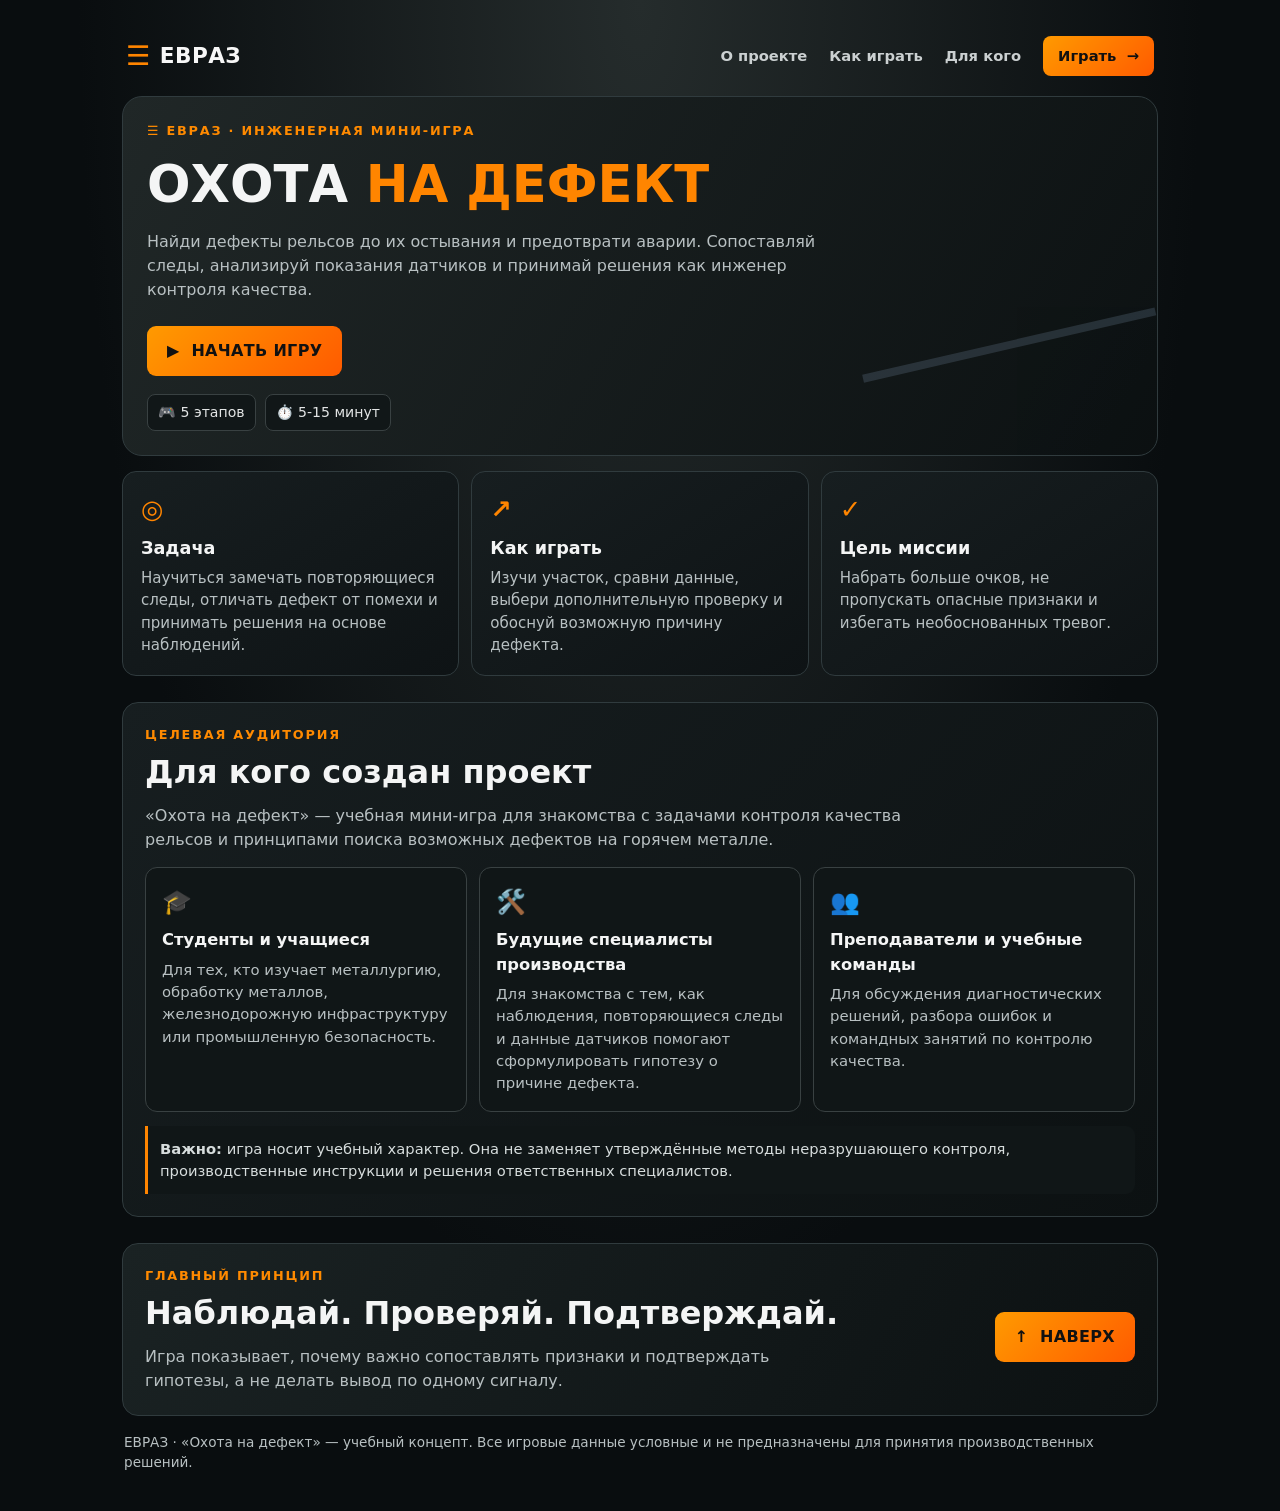
<file: index.html>
<!doctype html>
<html lang="ru">
<head>
<meta charset="utf-8">
<meta name="viewport" content="width=device-width, initial-scale=1">
<title>ЕВРАЗ — Охота на дефект</title>
<link href="index.css" rel="stylesheet">
</head>
<body>
<div class="wrap">
<nav class="site-nav" aria-label="Главная навигация">
  <a class="brand" href="#top"><span class="brand-mark">☰</span> ЕВРАЗ</a>
  <div class="nav-links">
    <a href="#about">О проекте</a>
    <a href="#how">Как играть</a>
    <a href="#audience">Для кого</a>
    <a class="nav-play" href="game.html">Играть&nbsp; →</a>
  </div>
</nav>
<header class="hero" id="top">
<div class="eyebrow">☰ ЕВРАЗ · Инженерная мини-игра</div>
<h1>ОХОТА <span style="color:#ff8500">НА ДЕФЕКТ</span></h1>
<p>Найди дефекты рельсов до их остывания и предотврати аварии. Сопоставляй следы, анализируй показания датчиков и принимай решения как инженер контроля качества.</p>
<a class="hero-cta" href="game.html">▶&nbsp; НАЧАТЬ ИГРУ</a>
<div class="hero-pills"><span>🎮 5 этапов</span><span>⏱️ 5-15 минут</span></div>
</header>
<section class="intro-grid" id="about">
  <article class="intro-card"><div class="intro-icon">◎</div><h2>Задача</h2><p>Научиться замечать повторяющиеся следы, отличать дефект от помехи и принимать решения на основе наблюдений.</p></article>
  <article class="intro-card" id="how"><div class="intro-icon">↗</div><h2>Как играть</h2><p>Изучи участок, сравни данные, выбери дополнительную проверку и обоснуй возможную причину дефекта.</p></article>
  <article class="intro-card"><div class="intro-icon">✓</div><h2>Цель миссии</h2><p>Набрать больше очков, не пропускать опасные признаки и избегать необоснованных тревог.</p></article>
</section>
<section class="audience-section" id="audience">
  <div class="eyebrow">Целевая аудитория</div>
  <h2>Для кого создан проект</h2>
  <p class="audience-lead">«Охота на дефект» — учебная мини-игра для знакомства с задачами контроля качества рельсов и принципами поиска возможных дефектов на горячем металле.</p>
  <div class="audience-grid">
    <article class="audience-card"><div class="audience-icon">🎓</div><h3>Студенты и учащиеся</h3><p>Для тех, кто изучает металлургию, обработку металлов, железнодорожную инфраструктуру или промышленную безопасность.</p></article>
    <article class="audience-card"><div class="audience-icon">🛠️</div><h3>Будущие специалисты производства</h3><p>Для знакомства с тем, как наблюдения, повторяющиеся следы и данные датчиков помогают сформулировать гипотезу о причине дефекта.</p></article>
    <article class="audience-card"><div class="audience-icon">👥</div><h3>Преподаватели и учебные команды</h3><p>Для обсуждения диагностических решений, разбора ошибок и командных занятий по контролю качества.</p></article>
  </div>
  <div class="audience-note"><b>Важно:</b> игра носит учебный характер. Она не заменяет утверждённые методы неразрушающего контроля, производственные инструкции и решения ответственных специалистов.</div>
</section>
<section class="closing">
  <div><div class="eyebrow">Главный принцип</div><h2>Наблюдай. Проверяй. Подтверждай.</h2><p>Игра показывает, почему важно сопоставлять признаки и подтверждать гипотезы, а не делать вывод по одному сигналу.</p></div>
  <a class="hero-cta" href="#top">↑&nbsp; НАВЕРХ</a>
</section>
<div class="footer">ЕВРАЗ · «Охота на дефект» — учебный концепт. Все игровые данные условные и не предназначены для принятия производственных решений.</div>
</div>
<script href="js.js"></script>
</body>
</html>
</file>
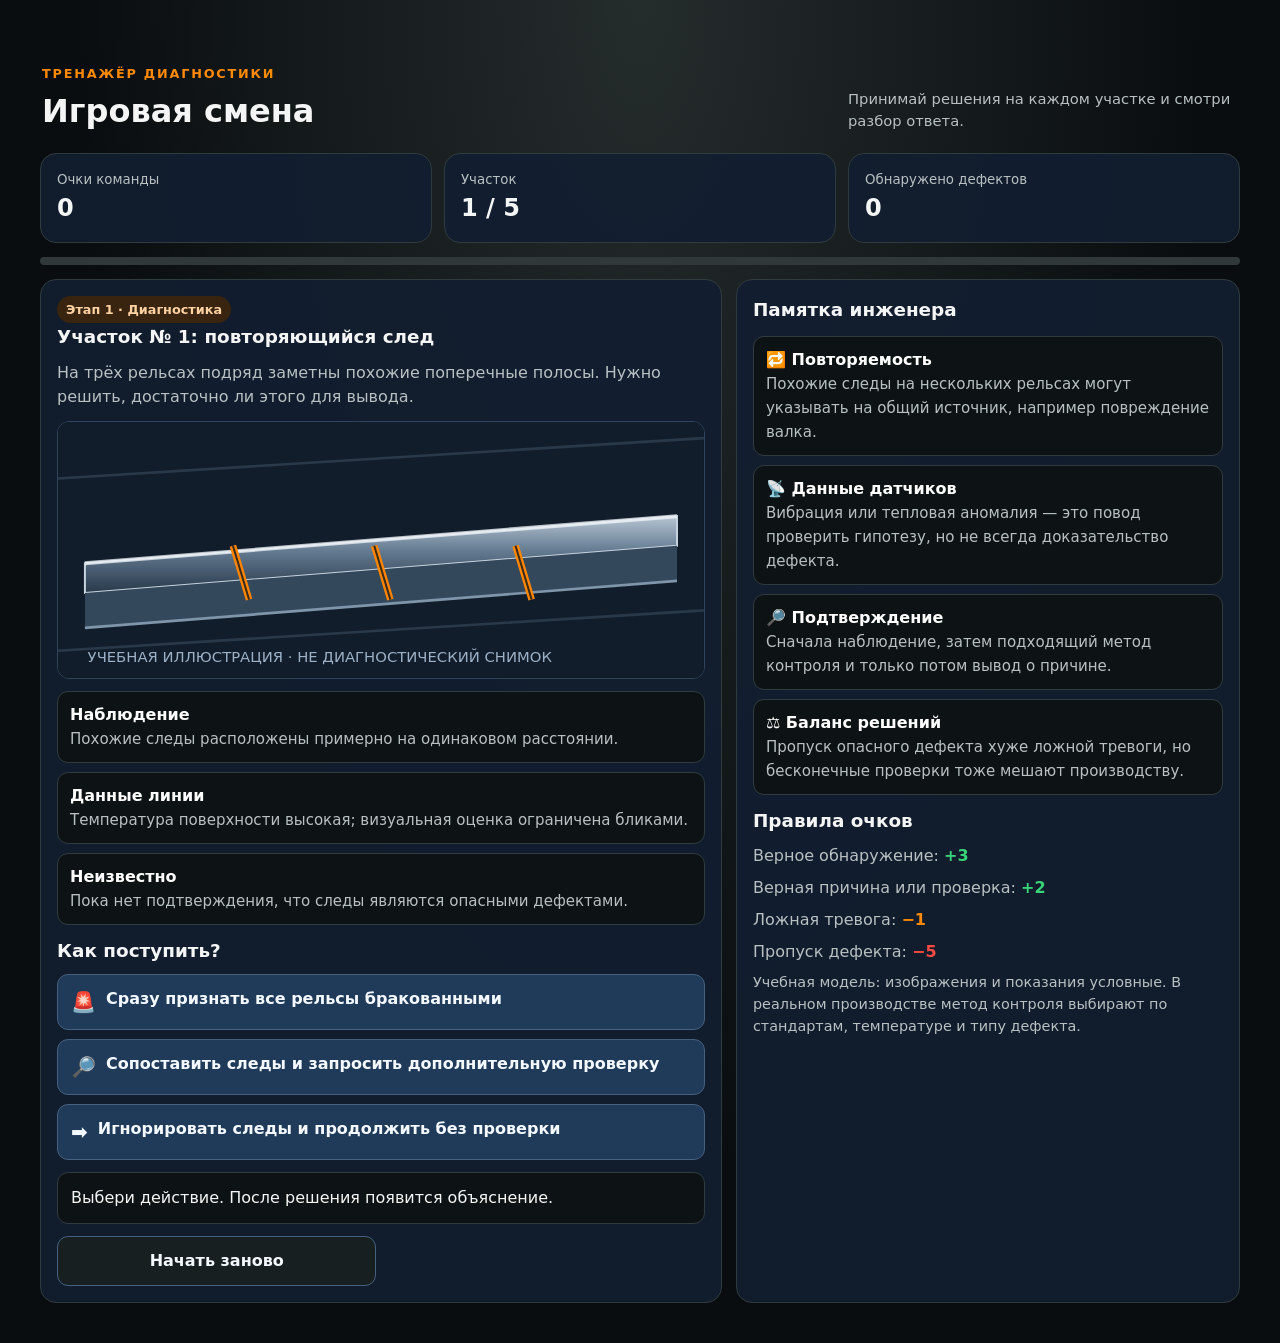
<file: game.html>
<!DOCTYPE html>
<html lang="en">
<head>
    <meta charset="UTF-8">
    <meta name="viewport" content="width=device-width, initial-scale=1.0">
    <title>Тренажер диагностики</title>
    <link href="index.css" rel="stylesheet">
</head>
<body>
<div class="padding">

<div class="section-heading" id="game"><div><div class="eyebrow">Тренажёр диагностики</div><h2>Игровая смена</h2></div><p>Принимай решения на каждом участке и смотри разбор ответа.</p></div>
<div class="stats">
 <div class="stat"><small>Очки команды</small><strong id="score">0</strong></div>
 <div class="stat"><small>Участок</small><strong id="round">1 / 5</strong></div>
 <div class="stat"><small>Обнаружено дефектов</small><strong id="found">0</strong></div>
</div>
<div class="progress"><div id="progress"></div></div>
<div class="layout">
<section class="panel">
 <span class="tag" id="stageTag">Этап 1 · Осмотр</span>
 <h2 id="caseTitle">Участок № 1: первый след</h2>
 <p id="caseIntro">Изучи поверхность и наблюдения. Пока данных недостаточно для окончательного вывода.</p>
 <div class="rail-scene" id="scene"></div>
 <div class="clues" id="clues"></div>
 <div id="decisionArea">
  <h2>Как поступить?</h2>
  <div class="choices" id="choices"></div>
 </div>
 <div class="feedback" id="feedback" aria-live="polite">Выбери действие. После решения появится объяснение.</div>
 <div class="actions">
  <button class="primary hidden" id="nextBtn">Следующий участок →</button>
  <button class="muted-btn" id="restartBtn">Начать заново</button>
 </div>
</section>
<aside class="panel">
 <h2>Памятка инженера</h2>
 <div class="clues">
  <div class="clue"><b>🔁 Повторяемость</b><span>Похожие следы на нескольких рельсах могут указывать на общий источник, например повреждение валка.</span></div>
  <div class="clue"><b>📡 Данные датчиков</b><span>Вибрация или тепловая аномалия — это повод проверить гипотезу, но не всегда доказательство дефекта.</span></div>
  <div class="clue"><b>🔎 Подтверждение</b><span>Сначала наблюдение, затем подходящий метод контроля и только потом вывод о причине.</span></div>
  <div class="clue"><b>⚖️ Баланс решений</b><span>Пропуск опасного дефекта хуже ложной тревоги, но бесконечные проверки тоже мешают производству.</span></div>
 </div>
 <h2>Правила очков</h2> 
 <p>Верное обнаружение: <b style="color:var(--green)">+3</b></p>
 <p>Верная причина или проверка: <b style="color:var(--green)">+2</b></p>
 <p>Ложная тревога: <b style="color:var(--orange)">−1</b></p>
 <p>Пропуск дефекта: <b style="color:var(--red)">−5</b></p>
 <p class="small">Учебная модель: изображения и показания условные. В реальном производстве метод контроля выбирают по стандартам, температуре и типу дефекта.</p>
</aside>
</div>
</div>

<script>
const cases = [
 {title:"Участок № 1: повторяющийся след", intro:"На трёх рельсах подряд заметны похожие поперечные полосы. Нужно решить, достаточно ли этого для вывода.", kind:"mark",
 clues:[["Наблюдение","Похожие следы расположены примерно на одинаковом расстоянии."],["Данные линии","Температура поверхности высокая; визуальная оценка ограничена бликами."],["Неизвестно","Пока нет подтверждения, что следы являются опасными дефектами."]],
 options:[
 {t:"Сразу признать все рельсы бракованными",icon:"🚨",pts:-1,fb:"Слишком поспешно: похожий след — важная подсказка, но его нужно проверить. Ложные тревоги снижают результат."},
 {t:"Сопоставить следы и запросить дополнительную проверку",icon:"🔎",pts:5,fb:"Верно! Повторяемость помогает выдвинуть гипотезу об общем источнике, а дополнительная проверка снижает неопределённость.",found:1},
 {t:"Игнорировать следы и продолжить без проверки",icon:"➡️",pts:-5,fb:"Рискованно: повторяющиеся следы могут быть признаком проблемы оборудования. Их нельзя игнорировать."}]},
 {title:"Участок № 2: показания датчика",intro:"После первичного осмотра система сообщает о повышенной вибрации рядом с прокатной клетью.",kind:"sensor",
 clues:[["Сигнал","Вибрация выше обычного уровня на нескольких последовательных проходах."],["Контекст","На рельсах из первого участка были похожие следы."],["Ограничение","Датчик может реагировать и на другие источники вибрации."]],
 options:[
 {t:"Считать датчик окончательным доказательством",icon:"📈",pts:-1,fb:"Сигнал сам по себе не доказывает наличие дефекта. Его нужно сопоставить с осмотром и другими данными."},
 {t:"Сопоставить сигнал с рисунком следов и проверить валок",icon:"🧭",pts:4,fb:"Хорошее решение: сочетание независимых признаков делает гипотезу сильнее. Проверка оборудования помогает установить причину.",found:1},
 {t:"Отключить сигнал как помеху без анализа",icon:"🔇",pts:-5,fb:"Так можно пропустить важный признак неисправности. Сначала выясни источник сигнала."}]},
 {title:"Участок № 3: возможная помеха",intro:"На поверхности видны тёмные пятна, но похожих следов на соседних рельсах нет.",kind:"stain",
 clues:[["Наблюдение","Пятна имеют разную форму и не повторяются на одинаковых участках."],["Данные","Предварительный осмотр не выявил явной геометрической деформации."],["Задача","Не перепутать загрязнение поверхности с повреждением металла."]],
 options:[
 {t:"Объявить опасный дефект только по цвету",icon:"🚨",pts:-1,fb:"Цветовое отличие может быть связано с загрязнением или окалиной. Одного признака недостаточно."},
 {t:"Провести подходящий осмотр поверхности и сверить критерии",icon:"🧪",pts:4,fb:"Верно: сначала нужно отделить поверхностную помеху от реального повреждения. Решение принимается по результату проверки.",found:0},
 {t:"Не проверять, потому что следы не повторяются",icon:"🙈",pts:-2,fb:"Отсутствие повторяемости не гарантирует безопасность. Нужна проверка по установленным критериям."}]},
 {title:"Участок № 4: выбор метода контроля",intro:"Есть подозрение на трещину. Рельс ещё горячий, поэтому не каждый способ проверки одинаково удобен.",kind:"crack",
 clues:[["Признак","Линейный след выглядит подозрительно и требует подтверждения."],["Условие","Высокая температура ограничивает применение некоторых приборов и методик."],["Цель","Выбрать контроль, подходящий для конкретного дефекта и температуры."]],
 options:[
 {t:"Использовать любой прибор без проверки его температурных ограничений",icon:"⚠️",pts:-2,fb:"Нельзя игнорировать рабочие температуры и ограничения оборудования. Метод должен быть пригоден для условий линии."},
 {t:"Остановить решение на визуальном впечатлении",icon:"👁️",pts:-1,fb:"Визуальный осмотр полезен, но подозрение на трещину требует подтверждения подходящим методом."},
 {t:"Выбрать валидированный для горячего металла контроль и подтвердить результат",icon:"🛠️",pts:5,fb:"Верно! Метод подбирают под тип дефекта, температуру и требования технологии. Подтверждение не позволяет принять догадку за факт.",found:1}]},
 {title:"Участок № 5: вывод о причине",intro:"Несколько наблюдений указывают на похожие дефекты, а проверка оборудования выявила подозрительный участок валка.",kind:"roller",
 clues:[["Сводка","Повторяющийся рисунок обнаружен на нескольких рельсах."],["Оборудование","При осмотре валка найдено повреждение, совпадающее по расположению с рисунком следов."],["Финальная задача","Сформулировать обоснованный вывод и безопасное действие."]],
 options:[
 {t:"Зафиксировать вероятную связь, изолировать подозрительную продукцию для проверки и сообщить специалисту",icon:"✅",pts:5,fb:"Отлично! Вы связали признаки с вероятной причиной и выбрали безопасное действие. Окончательное решение о годности принимает ответственный контроль качества.",found:1},
 {t:"Считать все рельсы заведомо безопасными, раз линия продолжает работать",icon:"➡️",pts:-5,fb:"Работа линии не доказывает отсутствие дефектов. Подозрительную продукцию нужно проверить по процедуре качества."},
 {t:"Объявить причиной валок без документирования и проверки",icon:"❓",pts:-2,fb:"Гипотеза правдоподобна, но её нужно документировать и подтвердить. Важно сохранять цепочку доказательств."}]}
];
let idx=0, score=0, found=0, answered=false;
const $=id=>document.getElementById(id);
function railSVG(kind){
 const crack = kind==="crack"||kind==="roller";
 const stain = kind==="stain";
 const sensor = kind==="sensor";
 let marks="";
 if(kind==="mark") marks='<path d="M130 92 l12 40 M235 92 l12 40 M340 92 l12 40" stroke="#ff8500" stroke-width="5"/><path d="M130 92 l12 40 M235 92 l12 40 M340 92 l12 40" stroke="#382b1c" stroke-width="1.5"/>';
 if(crack) marks='<path d="M250 83 l-12 18 10 8 -18 21 9 14" stroke="#161d26" stroke-width="5" fill="none"/><path d="M250 83 l-12 18 10 8 -18 21 9 14" stroke="#ff6d79" stroke-width="1.5" fill="none"/>';
 if(stain) marks='<ellipse cx="165" cy="110" rx="28" ry="10" fill="#182a38" opacity=".75"/><ellipse cx="335" cy="120" rx="17" ry="7" fill="#182a38" opacity=".65"/>';
 if(sensor) marks='<path d="M60 135 L105 135 L120 108 L145 151 L175 95 L200 139 L225 122 L250 136 L275 87 L302 145 L330 115 L360 135 L410 135" stroke="#54d8ff" stroke-width="3" fill="none"/>';
 return `<svg viewBox="0 0 480 190" role="img" aria-label="Иллюстрация рельса и наблюдаемого признака"><defs><linearGradient id="steel" x1="0" x2="0" y1="0" y2="1"><stop stop-color="#b6c5d3"/><stop offset=".45" stop-color="#647b91"/><stop offset="1" stop-color="#28394b"/></linearGradient><linearGradient id="glow"><stop stop-color="#ff7d42"/><stop offset="1" stop-color="#ffce69"/></linearGradient></defs><rect width="480" height="190" fill="${sensor?'#091b2b':'#111d2b'}"/><path d="M0 42 L480 12 M0 170 L480 140" stroke="#29394a" stroke-width="2"/>${sensor?'<text x="24" y="34" fill="#7ce6ff" font-size="12">СИГНАЛ ДАТЧИКА · УСЛОВНЫЙ</text>':''}<path d="M20 105 L460 70 L460 92 L20 127 Z" fill="url(#steel)" stroke="#c5d2dd" stroke-width="1.5"/><path d="M20 127 L460 92 L460 118 L20 153 Z" fill="#34485b"/><path d="M20 105 L460 70" stroke="#f2f6fa" stroke-width="3" opacity=".75"/><path d="M20 153 L460 118" stroke="#7f95aa" stroke-width="2"/>${marks}<text x="22" y="178" fill="#9db1c6" font-size="11">УЧЕБНАЯ ИЛЛЮСТРАЦИЯ · НЕ ДИАГНОСТИЧЕСКИЙ СНИМОК</text></svg>`;
}
function render(){
 const c=cases[idx]; answered=false;
 $('score').textContent=score; $('round').textContent=`${idx+1} / ${cases.length}`; $('found').textContent=found;
 $('progress').style.width=`${idx/cases.length*100}%`;
 $('stageTag').textContent=`Этап ${idx+1} · ${idx===4?'Подтверждение':'Диагностика'}`;
 $('caseTitle').textContent=c.title; $('caseIntro').textContent=c.intro;
 $('scene').innerHTML=railSVG(c.kind);
 $('clues').innerHTML=c.clues.map(x=>`<div class="clue"><b>${x[0]}</b><span>${x[1]}</span></div>`).join('');
 $('choices').innerHTML='';
 c.options.forEach((o,i)=>{const b=document.createElement('button');b.className='choice';b.innerHTML=`<span>${o.icon}</span><span>${o.t}</span>`;b.onclick=()=>choose(i);$('choices').appendChild(b)});
 $('feedback').className='feedback';$('feedback').textContent='Выбери действие. После решения появится объяснение.';
 $('nextBtn').classList.add('hidden');$('decisionArea').classList.remove('hidden');
}
function choose(i){
 if(answered)return;answered=true;
 const c=cases[idx],o=c.options[i];score+=o.pts;if(o.found)found++;
 $('score').textContent=score;$('found').textContent=found;
 $('feedback').className='feedback '+(o.pts>0?'good':'bad');
 $('feedback').innerHTML=`<b>${o.pts>0?'Хорошее решение':'Разбор решения'} · ${o.pts>0?'+':''}${o.pts} очк.</b><br>${o.fb}`;
 [...$('choices').children].forEach((b,n)=>{b.disabled=true;if(n===i)b.style.borderColor=o.pts>0?'#48d597':'#ff6d79'});
 $('nextBtn').textContent=idx===cases.length-1?'Показать результат →':'Следующий участок →';
 $('nextBtn').classList.remove('hidden');$('progress').style.width=`${(idx+1)/cases.length*100}%`;
}
function finish(){
 $('stageTag').textContent='Итоги миссии';$('caseTitle').textContent='Смена завершена!';
 $('caseIntro').textContent=`Ты набрал(а) ${score} очков и отметил(а) ${found} важных эпизодов обнаружения или подтверждения.`;
 $('scene').innerHTML='<svg viewBox="0 0 480 150"><rect width="480" height="150" fill="#10253a"/><text x="240" y="72" fill="#54b7ff" font-size="28" font-weight="bold" text-anchor="middle">МИССИЯ ЗАВЕРШЕНА</text><text x="240" y="105" fill="#d7e9f8" font-size="16" text-anchor="middle">Наблюдай · Проверяй · Подтверждай</text></svg>';
 $('clues').innerHTML=`<div class="clue"><b>Твой результат: ${score} очков</b><span>${score>=15?'Отличная работа: ты сопоставлял признаки и проверял гипотезы.':score>=5?'Хороший старт. Помни: сигнал — это повод для проверки, а не всегда доказательство.':'Попробуй ещё раз: обращай внимание на повторяемость и не пропускай подозрительные признаки.'}</span></div><div class="clue"><b>Главный вывод</b><span>Надёжная диагностика строится на цепочке: наблюдение → гипотеза → подходящая проверка → подтверждение → безопасное решение.</span></div>`;
 $('decisionArea').classList.add('hidden');$('nextBtn').classList.add('hidden');$('progress').style.width='100%';
 $('feedback').className='feedback good';$('feedback').textContent='Спасибо за игру! Можно начать новую смену.';
}
$('nextBtn').onclick=()=>{if(idx<cases.length-1){idx++;render()}else finish()};
$('restartBtn').onclick=()=>{idx=0;score=0;found=0;render()};
render();
</script>
</body>
</html>
</file>
<file: index.css>
:root{--bg:#090d0f;--panel:#111719;--panel2:#1a2224;--line:#303b3e;--text:#f4f5f5;--muted:#b8c0c2;--blue:#ff7900;--green:#39d477;--orange:#ff8a00;--red:#ff4c42}
*{box-sizing:border-box}body{margin:0;background:radial-gradient(ellipse at top,#252c2c 0,#090d0f 62%);color:var(--text);font:16px/1.5 system-ui,-apple-system,Segoe UI,sans-serif}
.wrap{max-width:1080px;margin:auto;padding:22px}.hero{padding:24px;border:1px solid var(--line);border-radius:20px;background:linear-gradient(120deg,#202727,#0c1112);position:relative;overflow:hidden}
.hero:after{content:"";position:absolute;right:-20px;bottom:-50px;width:300px;height:150px;border-top:8px solid #72879e;border-bottom:8px solid #72879e;transform:rotate(-13deg);opacity:.25}
.eyebrow{color:#ff8a00;font-size:.8rem;font-weight:800;letter-spacing:.14em;text-transform:uppercase}h1{font-size:clamp(2rem,5vw,3.2rem);line-height:1.05;margin:.35em 0}p{margin:.5em 0;color:var(--muted)}.hero p{max-width:700px}
.stats{display:grid;grid-template-columns:repeat(3,1fr);gap:12px;margin:14px 0}.stat,.panel{border:1px solid var(--line);background:rgba(18,30,48,.92);border-radius:16px;padding:16px}.stat small{display:block;color:var(--muted)}.stat strong{font-size:1.5rem}
.layout{display:grid;grid-template-columns:1.15fr .85fr;gap:14px}.panel h2{margin:0 0 10px;font-size:1.15rem}.tag{display:inline-block;padding:4px 9px;border-radius:99px;background:#39240f;color:#ffd2a3;font-size:.8rem;font-weight:700}
.rail-scene{border-radius:12px;overflow:hidden;background:#0a111c;border:1px solid #30445e;margin:12px 0}
.rail-scene svg{display:block;width:100%;height:auto}.clues{display:grid;gap:9px;margin:12px 0}.clue{padding:11px 12px;border:1px solid var(--line);border-radius:11px;background:#0d1315}.clue b{display:block;color:#fff}.clue span{color:var(--muted);font-size:.94rem}
.actions{display:grid;grid-template-columns:1fr 1fr;gap:9px;margin-top:12px}button{border:1px solid #46617f;background:#203b59;color:#f4f9ff;padding:12px 13px;border-radius:11px;font:inherit;font-weight:700;cursor:pointer;transition:.15s}button:hover{filter:brightness(1.15);transform:translateY(-1px)}button:focus-visible{outline:3px solid var(--blue);outline-offset:2px}.primary{background:#087bb8;border-color:#35a7e7}.safe{background:#16452d;border-color:#2a936d}.warn{background:#57300d;border-color:#a7772f}.muted-btn{background:#171f21}
.feedback{margin-top:12px;padding:13px;border-radius:11px;background:#0d1315;border:1px solid var(--line);min-height:52px}.feedback.good{border-color:#2a936d}.feedback.bad{border-color:#b15b62}
.progress{height:8px;background:#30383a;border-radius:99px;overflow:hidden;margin:10px 0 14px}.progress div{height:100%;background:linear-gradient(90deg,#ff5b00,#ffb000);width:0;transition:width .3s}
.small{font-size:.9rem;color:var(--muted)}.choices{display:grid;gap:9px}.choice{display:flex;gap:10px;align-items:flex-start;text-align:left}.choice span:first-child{font-size:1.25rem}.hidden{display:none!important}.footer{margin:16px 2px;color:var(--muted);font-size:.85rem}

.site-nav{display:flex;align-items:center;justify-content:space-between;gap:18px;padding:14px 4px 20px}
.brand{display:flex;align-items:center;gap:9px;color:#f7f7f7;text-decoration:none;font-size:1.35rem;font-weight:900;letter-spacing:.02em}
.brand-mark{color:#ff8500;font-size:1.7rem;line-height:1}
.nav-links{display:flex;align-items:center;gap:22px}
.nav-links a{color:#cbd0d1;text-decoration:none;font-size:.92rem;font-weight:700}
.nav-links a:hover{color:#ff9200}
.nav-links .nav-play{background:linear-gradient(135deg,#ff9a00,#ff5b00);color:#101010;padding:9px 15px;border-radius:8px}
.hero-cta{display:inline-flex;align-items:center;justify-content:center;margin-top:16px;padding:13px 20px;border-radius:9px;background:linear-gradient(135deg,#ff9a00,#ff5b00);color:#111;text-decoration:none;font-weight:900;letter-spacing:.02em;position:relative;z-index:1}
.hero-pills{display:flex;flex-wrap:wrap;gap:9px;margin-top:18px;position:relative;z-index:1}
.hero-pills span{padding:7px 10px;border:1px solid #394142;border-radius:8px;background:#111718;color:#e3e5e5;font-size:.88rem}
.intro-grid{display:grid;grid-template-columns:repeat(3,1fr);gap:12px;margin:15px 0 26px}
.intro-card{border:1px solid var(--line);border-radius:14px;padding:18px;background:linear-gradient(145deg,#171e20,#0e1315)}
.intro-icon{font-size:1.6rem;color:#ff8500;font-weight:900}
.intro-card h2{margin:7px 0 5px;font-size:1.1rem}.intro-card p{margin:0;font-size:.94rem}

.audience-section{margin:22px 0 26px;padding:22px;border:1px solid var(--line);border-radius:16px;background:linear-gradient(135deg,#171e20,#0c1112)}
.audience-section h2{margin:4px 0 8px;font-size:clamp(1.4rem,3vw,2rem)}
.audience-lead{max-width:780px}
.audience-grid{display:grid;grid-template-columns:repeat(3,1fr);gap:12px;margin-top:15px}
.audience-card{padding:16px;border:1px solid #394142;border-radius:12px;background:#101617}
.audience-icon{font-size:1.5rem;color:#ff8500}
.audience-card h3{margin:8px 0 6px;font-size:1.02rem}
.audience-card p{margin:0;font-size:.93rem}
.audience-note{margin-top:14px;padding:12px;border-left:3px solid #ff8500;background:#101617;border-radius:0 9px 9px 0;font-size:.92rem;color:#d7dddd}

.section-heading{display:flex;align-items:end;justify-content:space-between;gap:16px;margin:24px 2px 12px}
.section-heading h2,.closing h2{margin:4px 0;font-size:clamp(1.5rem,3vw,2rem)}
.section-heading p{max-width:390px;font-size:.92rem}
.closing{display:flex;align-items:center;justify-content:space-between;gap:18px;margin-top:20px;padding:22px;border:1px solid var(--line);border-radius:16px;background:linear-gradient(120deg,#1a2223,#0c1112)}
.closing p{max-width:650px;margin-bottom:0}
html{scroll-behavior:smooth;scroll-padding-top:14px}
.padding{padding: 40px;}
@media(max-width:760px){.audience-grid{grid-template-columns:1fr}.wrap{padding:12px}.site-nav{align-items:flex-start}.nav-links{gap:10px;flex-wrap:wrap;justify-content:flex-end}.nav-links a{font-size:.82rem}.intro-grid{grid-template-columns:1fr}.section-heading,.closing{align-items:flex-start;flex-direction:column}.layout{grid-template-columns:1fr}.stats{gap:8px}.stat{padding:12px}.actions{grid-template-columns:1fr}.hero{padding:20px}}
</file>
